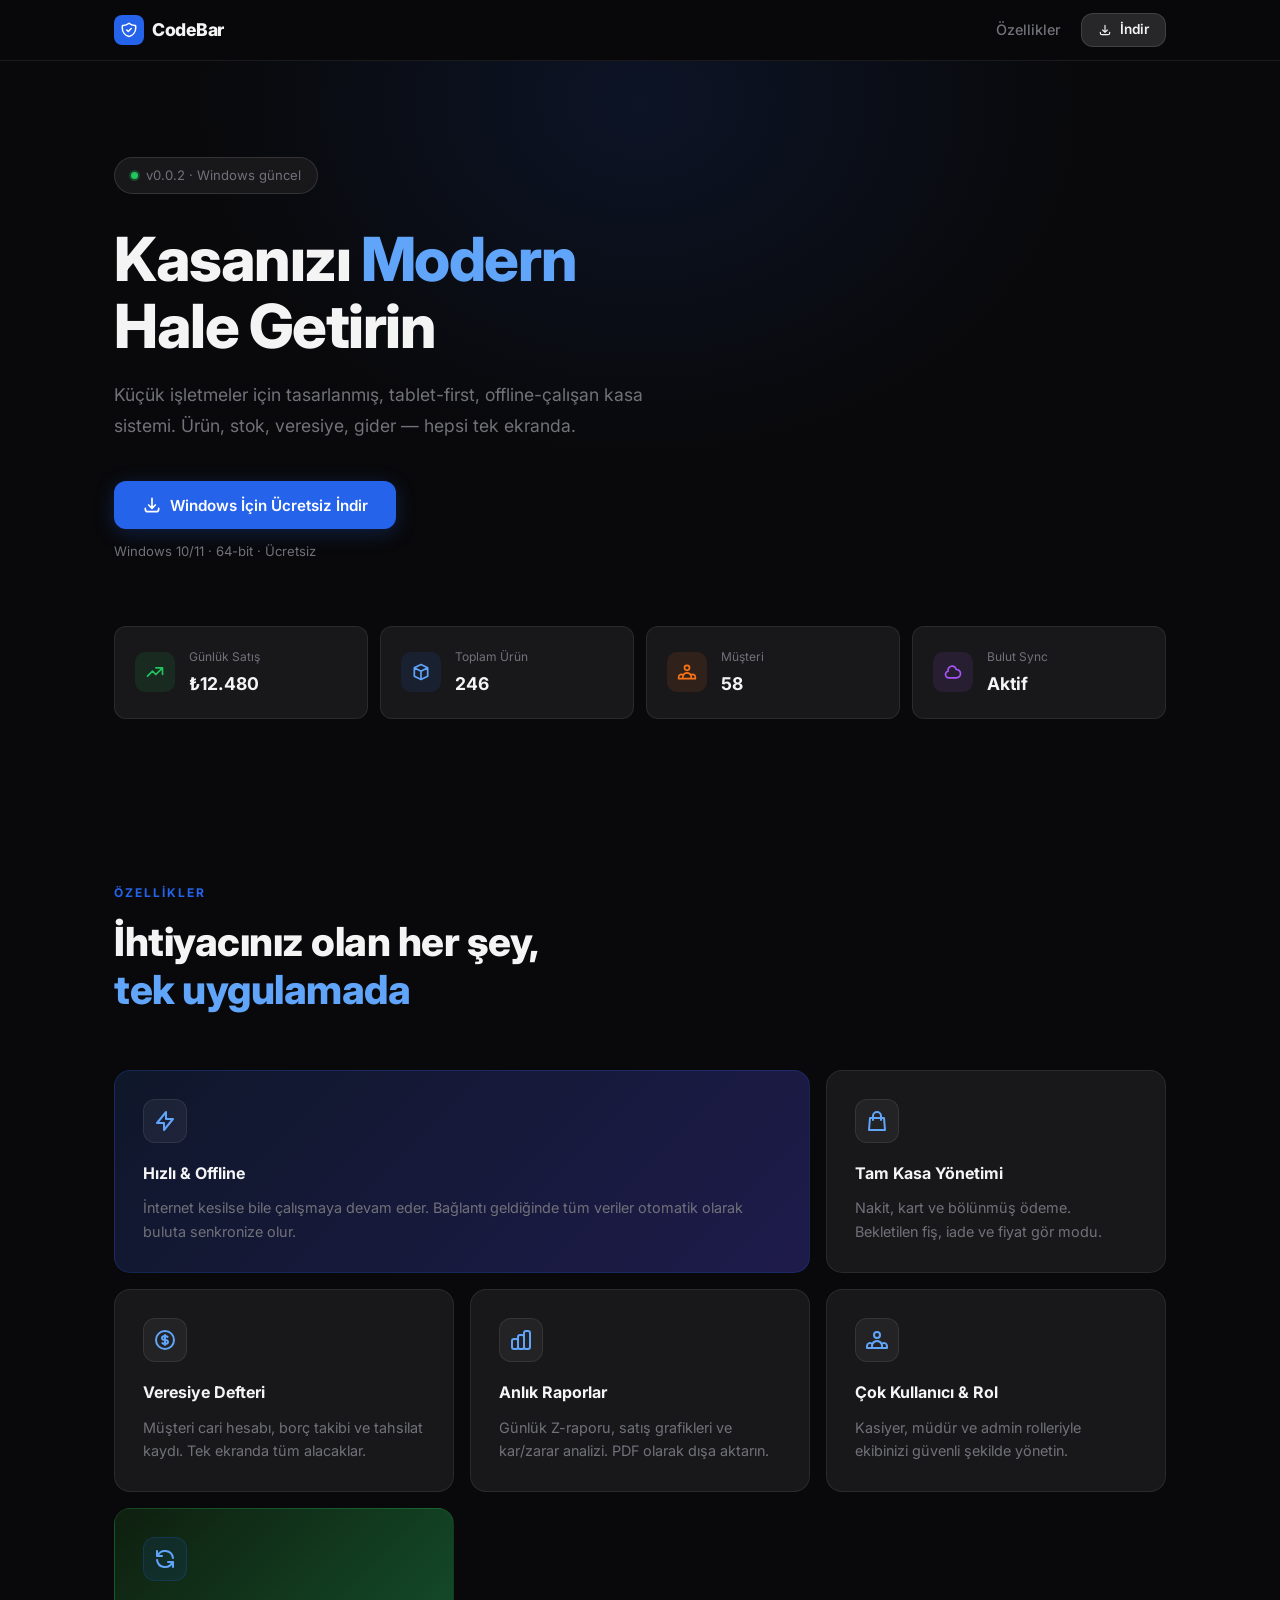
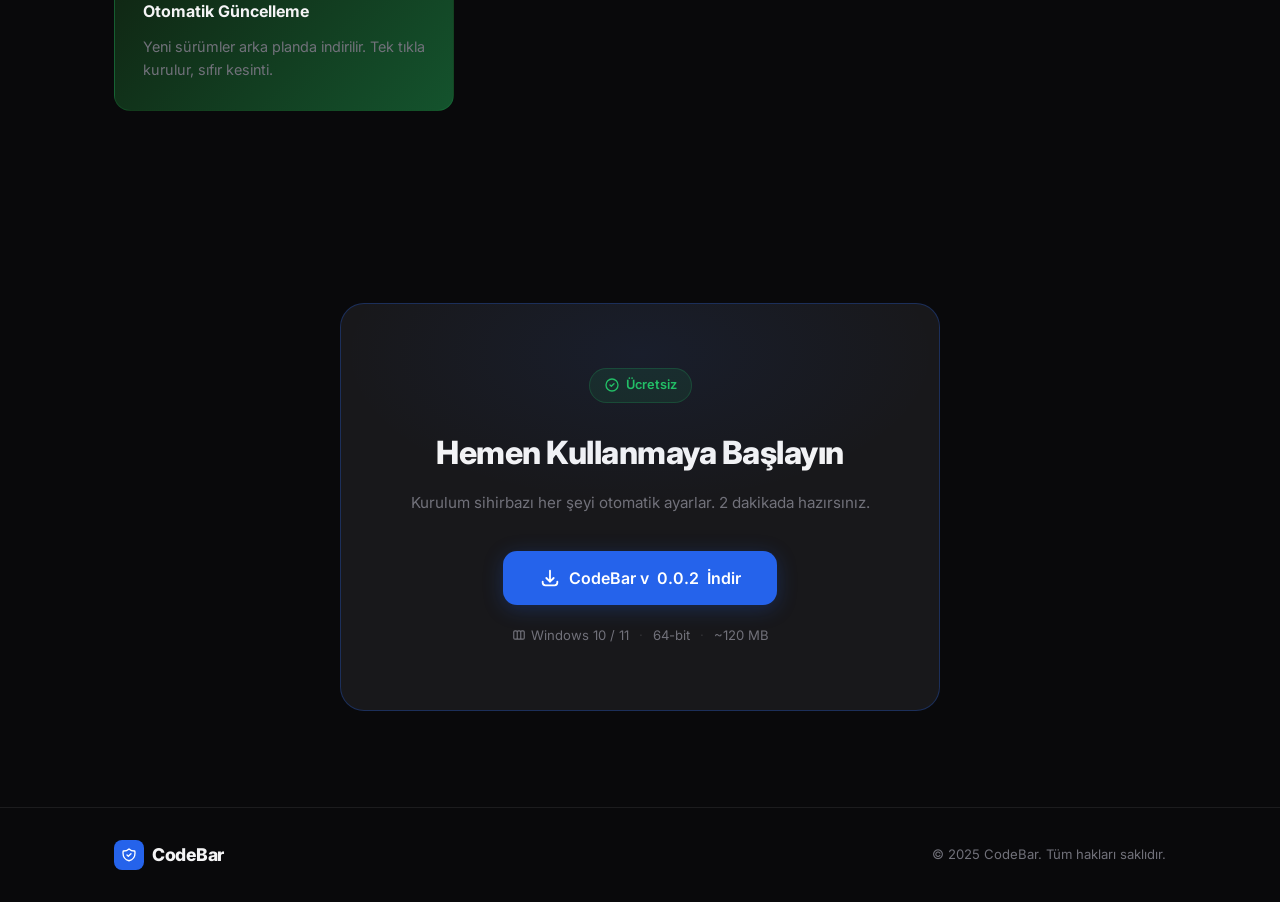
<file: index.html>
<!DOCTYPE html>
<html lang="tr">
<head>
  <meta charset="UTF-8" />
  <meta name="viewport" content="width=device-width, initial-scale=1.0" />
  <title>CodeBar — Modern Kasa Sistemi</title>
  <meta name="description" content="Küçük ve orta işletmeler için hızlı, güvenli ve offline-first satış noktası uygulaması. Windows için ücretsiz indirin." />
  <meta property="og:title" content="CodeBar — Modern Kasa Sistemi" />
  <meta property="og:description" content="Tablet-first, offline-çalışan, bulut senkronizasyonlu kasa sistemi." />
  <link rel="preconnect" href="https://fonts.googleapis.com" />
  <link href="https://fonts.googleapis.com/css2?family=Inter:wght@400;500;600;700;800&display=swap" rel="stylesheet" />
  <link rel="stylesheet" href="style.css" />
</head>
<body>

  <!-- NAV -->
  <nav class="nav">
    <div class="container nav-inner">
      <a href="/" class="logo">
        <div class="logo-icon">
          <svg width="18" height="18" fill="none" stroke="currentColor" viewBox="0 0 24 24">
            <path stroke-linecap="round" stroke-linejoin="round" stroke-width="2" d="M9 12l2 2 4-4m5.618-4.016A11.955 11.955 0 0112 2.944a11.955 11.955 0 01-8.618 3.04A12.02 12.02 0 003 9c0 5.591 3.824 10.29 9 11.622 5.176-1.332 9-6.03 9-11.622 0-1.042-.133-2.052-.382-3.016z"/>
          </svg>
        </div>
        CodeBar
      </a>
      <div class="nav-links">
        <a href="#ozellikler" class="nav-link">Özellikler</a>
        <a href="#indir" class="btn btn-sm">
          <svg width="14" height="14" fill="none" stroke="currentColor" viewBox="0 0 24 24">
            <path stroke-linecap="round" stroke-linejoin="round" stroke-width="2" d="M4 16v1a3 3 0 003 3h10a3 3 0 003-3v-1m-4-4l-4 4m0 0l-4-4m4 4V4"/>
          </svg>
          İndir
        </a>
      </div>
    </div>
  </nav>

  <!-- HERO -->
  <section class="hero">
    <div class="container hero-inner">
      <div class="hero-badge">
        <span class="badge-dot"></span>
        <span>v<span id="latest-version">0.0.2</span> · Windows güncel</span>
      </div>

      <h1>Kasanızı <span class="accent">Modern</span><br>Hale Getirin</h1>

      <p class="hero-sub">
        Küçük işletmeler için tasarlanmış, tablet-first, offline-çalışan kasa sistemi.
        Ürün, stok, veresiye, gider — hepsi tek ekranda.
      </p>

      <div class="hero-actions">
        <a id="download-btn" href="#" class="btn btn-primary" download>
          <svg width="20" height="20" fill="none" stroke="currentColor" viewBox="0 0 24 24">
            <path stroke-linecap="round" stroke-linejoin="round" stroke-width="2" d="M4 16v1a3 3 0 003 3h10a3 3 0 003-3v-1m-4-4l-4 4m0 0l-4-4m4 4V4"/>
          </svg>
          Windows İçin Ücretsiz İndir
        </a>
        <p class="hero-hint">Windows 10/11 · 64-bit · Ücretsiz</p>
      </div>

      <!-- App Mockup / Stats -->
      <div class="hero-stats">
        <div class="stat-card">
          <div class="stat-icon stat-icon-green">
            <svg width="20" height="20" fill="none" stroke="currentColor" viewBox="0 0 24 24">
              <path stroke-linecap="round" stroke-linejoin="round" stroke-width="2" d="M13 7h8m0 0v8m0-8l-8 8-4-4-6 6"/>
            </svg>
          </div>
          <div>
            <div class="stat-label">Günlük Satış</div>
            <div class="stat-value">₺12.480</div>
          </div>
        </div>
        <div class="stat-card">
          <div class="stat-icon stat-icon-blue">
            <svg width="20" height="20" fill="none" stroke="currentColor" viewBox="0 0 24 24">
              <path stroke-linecap="round" stroke-linejoin="round" stroke-width="2" d="M20 7l-8-4-8 4m16 0l-8 4m8-4v10l-8 4m0-10L4 7m8 4v10M4 7v10l8 4"/>
            </svg>
          </div>
          <div>
            <div class="stat-label">Toplam Ürün</div>
            <div class="stat-value">246</div>
          </div>
        </div>
        <div class="stat-card">
          <div class="stat-icon stat-icon-orange">
            <svg width="20" height="20" fill="none" stroke="currentColor" viewBox="0 0 24 24">
              <path stroke-linecap="round" stroke-linejoin="round" stroke-width="2" d="M17 20h5v-2a3 3 0 00-5.356-1.857M17 20H7m10 0v-2c0-.656-.126-1.283-.356-1.857M7 20H2v-2a3 3 0 015.356-1.857M7 20v-2c0-.656.126-1.283.356-1.857m0 0a5.002 5.002 0 019.288 0M15 7a3 3 0 11-6 0 3 3 0 016 0z"/>
            </svg>
          </div>
          <div>
            <div class="stat-label">Müşteri</div>
            <div class="stat-value">58</div>
          </div>
        </div>
        <div class="stat-card">
          <div class="stat-icon stat-icon-purple">
            <svg width="20" height="20" fill="none" stroke="currentColor" viewBox="0 0 24 24">
              <path stroke-linecap="round" stroke-linejoin="round" stroke-width="2" d="M3 15a4 4 0 004 4h9a5 5 0 10-.1-9.999 5.002 5.002 0 10-9.78 2.096A4.001 4.001 0 003 15z"/>
            </svg>
          </div>
          <div>
            <div class="stat-label">Bulut Sync</div>
            <div class="stat-value">Aktif</div>
          </div>
        </div>
      </div>
    </div>
  </section>

  <!-- FEATURES -->
  <section class="features" id="ozellikler">
    <div class="container">
      <div class="section-header">
        <div class="section-tag">Özellikler</div>
        <h2 class="section-title">İhtiyacınız olan her şey,<br><span class="accent">tek uygulamada</span></h2>
      </div>

      <div class="features-grid">
        <div class="feature-card feature-card-large">
          <div class="feature-icon-box">
            <svg width="24" height="24" fill="none" stroke="currentColor" viewBox="0 0 24 24">
              <path stroke-linecap="round" stroke-linejoin="round" stroke-width="2" d="M13 10V3L4 14h7v7l9-11h-7z"/>
            </svg>
          </div>
          <h3>Hızlı &amp; Offline</h3>
          <p>İnternet kesilse bile çalışmaya devam eder. Bağlantı geldiğinde tüm veriler otomatik olarak buluta senkronize olur.</p>
        </div>

        <div class="feature-card">
          <div class="feature-icon-box">
            <svg width="24" height="24" fill="none" stroke="currentColor" viewBox="0 0 24 24">
              <path stroke-linecap="round" stroke-linejoin="round" stroke-width="2" d="M16 11V7a4 4 0 00-8 0v4M5 9h14l1 12H4L5 9z"/>
            </svg>
          </div>
          <h3>Tam Kasa Yönetimi</h3>
          <p>Nakit, kart ve bölünmüş ödeme. Bekletilen fiş, iade ve fiyat gör modu.</p>
        </div>

        <div class="feature-card">
          <div class="feature-icon-box">
            <svg width="24" height="24" fill="none" stroke="currentColor" viewBox="0 0 24 24">
              <path stroke-linecap="round" stroke-linejoin="round" stroke-width="2" d="M12 8c-1.657 0-3 .895-3 2s1.343 2 3 2 3 .895 3 2-1.343 2-3 2m0-8c1.11 0 2.08.402 2.599 1M12 8V7m0 1v8m0 0v1m0-1c-1.11 0-2.08-.402-2.599-1M21 12a9 9 0 11-18 0 9 9 0 0118 0z"/>
            </svg>
          </div>
          <h3>Veresiye Defteri</h3>
          <p>Müşteri cari hesabı, borç takibi ve tahsilat kaydı. Tek ekranda tüm alacaklar.</p>
        </div>

        <div class="feature-card">
          <div class="feature-icon-box">
            <svg width="24" height="24" fill="none" stroke="currentColor" viewBox="0 0 24 24">
              <path stroke-linecap="round" stroke-linejoin="round" stroke-width="2" d="M9 19v-6a2 2 0 00-2-2H5a2 2 0 00-2 2v6a2 2 0 002 2h2a2 2 0 002-2zm0 0V9a2 2 0 012-2h2a2 2 0 012 2v10m-6 0a2 2 0 002 2h2a2 2 0 002-2m0 0V5a2 2 0 012-2h2a2 2 0 012 2v14a2 2 0 01-2 2h-2a2 2 0 01-2-2z"/>
            </svg>
          </div>
          <h3>Anlık Raporlar</h3>
          <p>Günlük Z-raporu, satış grafikleri ve kar/zarar analizi. PDF olarak dışa aktarın.</p>
        </div>

        <div class="feature-card">
          <div class="feature-icon-box">
            <svg width="24" height="24" fill="none" stroke="currentColor" viewBox="0 0 24 24">
              <path stroke-linecap="round" stroke-linejoin="round" stroke-width="2" d="M17 20h5v-2a3 3 0 00-5.356-1.857M17 20H7m10 0v-2c0-.656-.126-1.283-.356-1.857M7 20H2v-2a3 3 0 015.356-1.857M7 20v-2c0-.656.126-1.283.356-1.857m0 0a5.002 5.002 0 019.288 0M15 7a3 3 0 11-6 0 3 3 0 016 0z"/>
            </svg>
          </div>
          <h3>Çok Kullanıcı &amp; Rol</h3>
          <p>Kasiyer, müdür ve admin rolleriyle ekibinizi güvenli şekilde yönetin.</p>
        </div>

        <div class="feature-card feature-card-highlight">
          <div class="feature-icon-box feature-icon-primary">
            <svg width="24" height="24" fill="none" stroke="currentColor" viewBox="0 0 24 24">
              <path stroke-linecap="round" stroke-linejoin="round" stroke-width="2" d="M4 4v5h.582m15.356 2A8.001 8.001 0 004.582 9m0 0H9m11 11v-5h-.581m0 0a8.003 8.003 0 01-15.357-2m15.357 2H15"/>
            </svg>
          </div>
          <h3>Otomatik Güncelleme</h3>
          <p>Yeni sürümler arka planda indirilir. Tek tıkla kurulur, sıfır kesinti.</p>
        </div>
      </div>
    </div>
  </section>

  <!-- DOWNLOAD CTA -->
  <section class="download-section" id="indir">
    <div class="container">
      <div class="download-card">
        <div class="download-badge">
          <svg width="16" height="16" fill="none" stroke="currentColor" viewBox="0 0 24 24">
            <path stroke-linecap="round" stroke-linejoin="round" stroke-width="2" d="M9 12l2 2 4-4m6 2a9 9 0 11-18 0 9 9 0 0118 0z"/>
          </svg>
          Ücretsiz
        </div>
        <h2>Hemen Kullanmaya Başlayın</h2>
        <p>Kurulum sihirbazı her şeyi otomatik ayarlar. 2 dakikada hazırsınız.</p>
        <a id="download-btn-2" href="#" class="btn btn-primary btn-lg" download>
          <svg width="22" height="22" fill="none" stroke="currentColor" viewBox="0 0 24 24">
            <path stroke-linecap="round" stroke-linejoin="round" stroke-width="2" d="M4 16v1a3 3 0 003 3h10a3 3 0 003-3v-1m-4-4l-4 4m0 0l-4-4m4 4V4"/>
          </svg>
          CodeBar v<span class="dl-version">0.0.2</span> İndir
        </a>
        <div class="system-req">
          <span>
            <svg width="14" height="14" fill="none" stroke="currentColor" viewBox="0 0 24 24">
              <path stroke-linecap="round" stroke-linejoin="round" stroke-width="2" d="M9 17V7m0 10a2 2 0 01-2 2H5a2 2 0 01-2-2V7a2 2 0 012-2h2a2 2 0 012 2m0 10a2 2 0 002 2h2a2 2 0 002-2M9 7a2 2 0 012-2h2a2 2 0 012 2m0 10V7m0 10a2 2 0 002 2h2a2 2 0 002-2V7a2 2 0 00-2-2h-2a2 2 0 00-2 2"/>
            </svg>
            Windows 10 / 11
          </span>
          <span class="req-dot">·</span>
          <span>64-bit</span>
          <span class="req-dot">·</span>
          <span>~120 MB</span>
        </div>
      </div>
    </div>
  </section>

  <!-- FOOTER -->
  <footer class="footer">
    <div class="container footer-inner">
      <a href="/" class="logo">
        <div class="logo-icon">
          <svg width="16" height="16" fill="none" stroke="currentColor" viewBox="0 0 24 24">
            <path stroke-linecap="round" stroke-linejoin="round" stroke-width="2" d="M9 12l2 2 4-4m5.618-4.016A11.955 11.955 0 0112 2.944a11.955 11.955 0 01-8.618 3.04A12.02 12.02 0 003 9c0 5.591 3.824 10.29 9 11.622 5.176-1.332 9-6.03 9-11.622 0-1.042-.133-2.052-.382-3.016z"/>
          </svg>
        </div>
        CodeBar
      </a>
      <p class="footer-copy">© 2025 CodeBar. Tüm hakları saklıdır.</p>
    </div>
  </footer>

  <script src="app.js"></script>
</body>
</html>
</file>
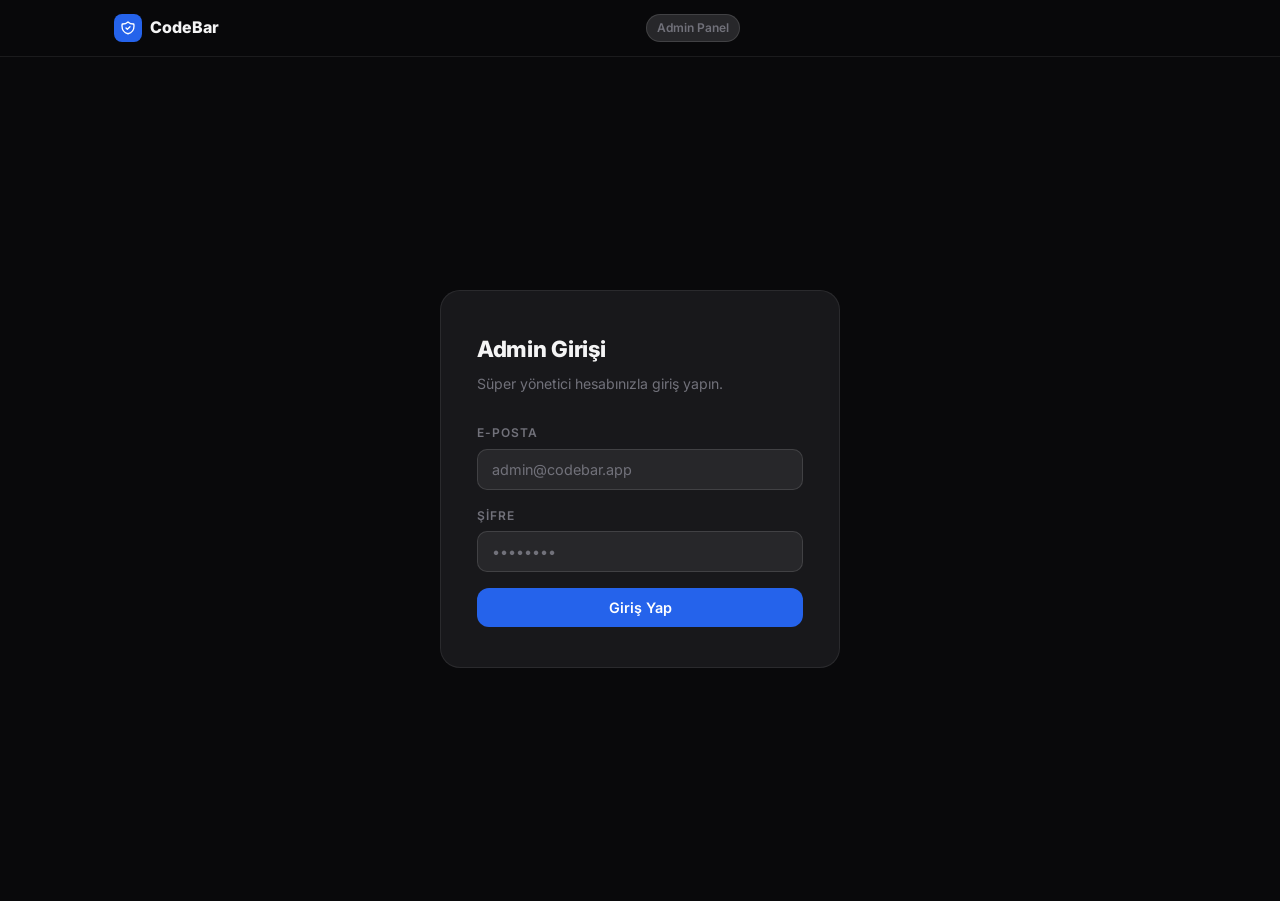
<file: admin/index.html>
<!DOCTYPE html>
<html lang="tr">
<head>
  <meta charset="UTF-8" />
  <meta name="viewport" content="width=device-width, initial-scale=1.0" />
  <title>CodeBar — Admin Panel</title>
  <link rel="preconnect" href="https://fonts.googleapis.com" />
  <link href="https://fonts.googleapis.com/css2?family=Inter:wght@400;500;600;700;800&display=swap" rel="stylesheet" />
  <style>
    *, *::before, *::after { box-sizing: border-box; margin: 0; padding: 0; }

    :root {
      --bg:            #09090b;
      --bg-card:       #18181b;
      --bg-card2:      #27272a;
      --border:        rgba(255,255,255,0.08);
      --border-strong: rgba(255,255,255,0.12);
      --primary:       #2563eb;
      --primary-hover: #1d4ed8;
      --text:          #f4f4f5;
      --muted:         #71717a;
      --success:       #22c55e;
      --error:         #ef4444;
      --warning:       #f59e0b;
      --radius:        12px;
    }

    html { scroll-behavior: smooth; }

    body {
      font-family: 'Inter', -apple-system, BlinkMacSystemFont, sans-serif;
      background: var(--bg);
      color: var(--text);
      line-height: 1.6;
      -webkit-font-smoothing: antialiased;
      min-height: 100vh;
    }

    /* ── NAV ── */
    .nav {
      position: sticky; top: 0; z-index: 50;
      backdrop-filter: blur(16px);
      background: rgba(9,9,11,.9);
      border-bottom: 1px solid var(--border);
    }
    .nav-inner {
      max-width: 1100px; margin: 0 auto; padding: 0 24px;
      height: 56px;
      display: flex; align-items: center; justify-content: space-between;
    }
    .logo {
      display: flex; align-items: center; gap: 8px;
      font-weight: 800; font-size: 1rem; color: var(--text);
      text-decoration: none;
    }
    .logo-icon {
      width: 28px; height: 28px; border-radius: 8px;
      background: var(--primary);
      display: flex; align-items: center; justify-content: center;
      color: #fff; flex-shrink: 0;
    }
    .nav-badge {
      font-size: .75rem; font-weight: 600; color: var(--muted);
      background: var(--bg-card2); border: 1px solid var(--border-strong);
      padding: 3px 10px; border-radius: 100px;
    }
    .nav-right { display: flex; align-items: center; gap: 12px; }
    #user-info { font-size: .82rem; color: var(--muted); }
    .btn-logout {
      font-size: .82rem; font-weight: 500; cursor: pointer;
      background: none; border: 1px solid var(--border-strong);
      color: var(--muted); padding: 5px 12px; border-radius: 8px;
      transition: all .15s; font-family: inherit;
    }
    .btn-logout:hover { color: var(--text); border-color: var(--border-strong); background: var(--bg-card2); }

    /* ── MAIN ── */
    .container { max-width: 1100px; margin: 0 auto; padding: 0 24px; }

    /* ── LOGIN ── */
    #login-screen {
      display: flex; align-items: center; justify-content: center;
      min-height: calc(100vh - 56px);
    }
    .login-card {
      width: 100%; max-width: 400px;
      background: var(--bg-card);
      border: 1px solid var(--border);
      border-radius: 20px;
      padding: 40px 36px;
    }
    .login-card h2 {
      font-size: 1.4rem; font-weight: 800;
      letter-spacing: -.3px; margin-bottom: 6px;
    }
    .login-card p { font-size: .88rem; color: var(--muted); margin-bottom: 28px; }

    /* ── FORM ELEMENTS ── */
    label {
      display: block; font-size: .75rem; font-weight: 600;
      color: var(--muted); text-transform: uppercase; letter-spacing: .08em;
      margin-bottom: 6px;
    }
    input, select {
      width: 100%; padding: 11px 14px;
      background: var(--bg-card2); border: 1px solid var(--border-strong);
      border-radius: 10px; color: var(--text);
      font-family: inherit; font-size: .9rem;
      outline: none; transition: border-color .15s;
    }
    input:focus, select:focus { border-color: var(--primary); }
    input::placeholder { color: var(--muted); }
    .field { margin-bottom: 16px; }

    /* ── BUTTONS ── */
    .btn {
      display: inline-flex; align-items: center; gap: 6px;
      font-family: inherit; font-weight: 600; cursor: pointer;
      border: none; border-radius: var(--radius);
      transition: background .15s, transform .1s; white-space: nowrap;
    }
    .btn:active { transform: scale(.97); }
    .btn-primary {
      background: var(--primary); color: #fff;
      padding: 11px 20px; font-size: .9rem;
    }
    .btn-primary:hover { background: var(--primary-hover); }
    .btn-primary:disabled { opacity: .5; cursor: not-allowed; transform: none; }
    .btn-sm {
      padding: 7px 14px; font-size: .8rem;
      background: var(--bg-card2); color: var(--text);
      border: 1px solid var(--border-strong);
    }
    .btn-sm:hover { background: var(--border); }
    .btn-success {
      background: rgba(34,197,94,.15); color: var(--success);
      border: 1px solid rgba(34,197,94,.25);
      padding: 7px 14px; font-size: .8rem;
    }
    .btn-success:hover { background: rgba(34,197,94,.22); }
    .btn-full { width: 100%; justify-content: center; }

    /* ── ALERTS ── */
    .alert {
      padding: 10px 14px; border-radius: 10px;
      font-size: .85rem; margin-bottom: 16px;
      display: none;
    }
    .alert.show { display: block; }
    .alert-error { background: rgba(239,68,68,.1); border: 1px solid rgba(239,68,68,.25); color: #fca5a5; }
    .alert-success { background: rgba(34,197,94,.1); border: 1px solid rgba(34,197,94,.25); color: #86efac; }
    .alert-info { background: rgba(37,99,235,.1); border: 1px solid rgba(37,99,235,.25); color: #93c5fd; }

    /* ── DASHBOARD ── */
    #dashboard { display: none; padding: 32px 0 64px; }

    .page-header {
      display: flex; align-items: center; justify-content: space-between;
      margin-bottom: 28px;
    }
    .page-header h1 { font-size: 1.5rem; font-weight: 800; letter-spacing: -.3px; }
    .page-header p { font-size: .85rem; color: var(--muted); margin-top: 3px; }

    /* ── STATS ── */
    .stats-row {
      display: grid; grid-template-columns: repeat(3, 1fr);
      gap: 12px; margin-bottom: 28px;
    }
    .stat-card {
      background: var(--bg-card); border: 1px solid var(--border);
      border-radius: var(--radius); padding: 20px 22px;
    }
    .stat-label { font-size: .75rem; color: var(--muted); margin-bottom: 4px; }
    .stat-value { font-size: 1.6rem; font-weight: 800; }

    /* ── TABLE ── */
    .table-card {
      background: var(--bg-card); border: 1px solid var(--border);
      border-radius: 16px; overflow: hidden;
    }
    .table-card-header {
      padding: 18px 22px;
      border-bottom: 1px solid var(--border);
      display: flex; align-items: center; justify-content: space-between;
    }
    .table-card-header h2 { font-size: 1rem; font-weight: 700; }
    table { width: 100%; border-collapse: collapse; }
    th {
      text-align: left; padding: 10px 22px;
      font-size: .72rem; font-weight: 600; color: var(--muted);
      text-transform: uppercase; letter-spacing: .07em;
      border-bottom: 1px solid var(--border);
      background: rgba(255,255,255,.02);
    }
    td {
      padding: 13px 22px;
      font-size: .88rem;
      border-bottom: 1px solid var(--border);
      vertical-align: middle;
    }
    tr:last-child td { border-bottom: none; }
    tr:hover td { background: rgba(255,255,255,.02); }
    .td-muted { color: var(--muted); font-size: .8rem; }
    .actions-cell { display: flex; gap: 6px; }

    /* ── MODAL ── */
    .modal-overlay {
      display: none; position: fixed; inset: 0; z-index: 100;
      background: rgba(0,0,0,.7); backdrop-filter: blur(4px);
      align-items: center; justify-content: center; padding: 20px;
    }
    .modal-overlay.open { display: flex; }
    .modal {
      background: var(--bg-card); border: 1px solid var(--border-strong);
      border-radius: 20px; padding: 32px;
      width: 100%; max-width: 480px;
      max-height: 90vh; overflow-y: auto;
    }
    .modal h2 { font-size: 1.2rem; font-weight: 800; margin-bottom: 6px; }
    .modal p { font-size: .85rem; color: var(--muted); margin-bottom: 24px; }
    .modal-footer {
      display: flex; gap: 10px; justify-content: flex-end;
      margin-top: 24px; padding-top: 20px;
      border-top: 1px solid var(--border);
    }

    /* ── CLAIM TOKEN ── */
    .token-box {
      background: var(--bg-card2); border: 1px solid var(--border-strong);
      border-radius: 10px; padding: 14px 16px;
      font-family: 'Courier New', monospace; font-size: .82rem;
      word-break: break-all; color: #93c5fd;
      margin-bottom: 10px;
    }
    .token-actions { display: flex; gap: 8px; }

    /* ── EMPTY ── */
    .empty-state {
      text-align: center; padding: 48px 24px;
      color: var(--muted); font-size: .9rem;
    }

    /* ── SPINNER ── */
    .spinner {
      width: 16px; height: 16px; border-radius: 50%;
      border: 2px solid rgba(255,255,255,.2);
      border-top-color: #fff;
      animation: spin .6s linear infinite;
      display: inline-block;
    }
    @keyframes spin { to { transform: rotate(360deg); } }

    @media (max-width: 640px) {
      .stats-row { grid-template-columns: 1fr 1fr; }
      .login-card { padding: 28px 20px; }
      th:nth-child(3), td:nth-child(3),
      th:nth-child(4), td:nth-child(4) { display: none; }
    }
  </style>
</head>
<body>

<!-- NAV -->
<nav class="nav">
  <div class="nav-inner">
    <a href="/" class="logo">
      <div class="logo-icon">
        <svg width="16" height="16" fill="none" stroke="currentColor" viewBox="0 0 24 24">
          <path stroke-linecap="round" stroke-linejoin="round" stroke-width="2" d="M9 12l2 2 4-4m5.618-4.016A11.955 11.955 0 0112 2.944a11.955 11.955 0 01-8.618 3.04A12.02 12.02 0 003 9c0 5.591 3.824 10.29 9 11.622 5.176-1.332 9-6.03 9-11.622 0-1.042-.133-2.052-.382-3.016z"/>
        </svg>
      </div>
      CodeBar
    </a>
    <span class="nav-badge">Admin Panel</span>
    <div class="nav-right">
      <span id="user-info"></span>
      <button class="btn-logout" id="btn-logout" style="display:none" onclick="logout()">Çıkış Yap</button>
    </div>
  </div>
</nav>

<!-- LOGIN -->
<div id="login-screen">
  <div class="login-card">
    <h2>Admin Girişi</h2>
    <p>Süper yönetici hesabınızla giriş yapın.</p>

    <div id="login-alert" class="alert alert-error"></div>

    <form id="login-form" onsubmit="handleLogin(event)">
      <div class="field">
        <label>E-posta</label>
        <input type="email" id="login-email" placeholder="admin@codebar.app" autocomplete="email" required />
      </div>
      <div class="field">
        <label>Şifre</label>
        <input type="password" id="login-password" placeholder="••••••••" autocomplete="current-password" required />
      </div>
      <button type="submit" class="btn btn-primary btn-full" id="login-btn">
        Giriş Yap
      </button>
    </form>
  </div>
</div>

<!-- DASHBOARD -->
<div id="dashboard">
  <div class="container">

    <div class="page-header">
      <div>
        <h1>Mağazalar</h1>
        <p>Tüm mağazaları yönetin, claim token üretin.</p>
      </div>
      <button class="btn btn-primary" onclick="openCreateModal()">
        <svg width="16" height="16" fill="none" stroke="currentColor" viewBox="0 0 24 24">
          <path stroke-linecap="round" stroke-linejoin="round" stroke-width="2" d="M12 4v16m8-8H4"/>
        </svg>
        Mağaza Ekle
      </button>
    </div>

    <div class="stats-row">
      <div class="stat-card">
        <div class="stat-label">Toplam Mağaza</div>
        <div class="stat-value" id="stat-stores">—</div>
      </div>
      <div class="stat-card">
        <div class="stat-label">Bu Ay Eklenen</div>
        <div class="stat-value" id="stat-new">—</div>
      </div>
      <div class="stat-card">
        <div class="stat-label">Aktif Abonelik</div>
        <div class="stat-value" id="stat-active">—</div>
      </div>
    </div>

    <div id="dash-alert" class="alert alert-error"></div>

    <div class="table-card">
      <div class="table-card-header">
        <h2>Mağaza Listesi</h2>
        <button class="btn btn-sm" onclick="loadStores()">
          <svg width="14" height="14" fill="none" stroke="currentColor" viewBox="0 0 24 24">
            <path stroke-linecap="round" stroke-linejoin="round" stroke-width="2" d="M4 4v5h.582m15.356 2A8.001 8.001 0 004.582 9m0 0H9m11 11v-5h-.581m0 0a8.003 8.003 0 01-15.357-2m15.357 2H15"/>
          </svg>
          Yenile
        </button>
      </div>
      <div id="stores-container">
        <div class="empty-state">Yükleniyor...</div>
      </div>
    </div>

  </div>
</div>

<!-- CREATE STORE MODAL -->
<div class="modal-overlay" id="create-modal">
  <div class="modal">
    <h2>Yeni Mağaza Oluştur</h2>
    <p>Mağaza oluşturulduktan sonra kurulum için claim token otomatik üretilecek.</p>

    <div id="create-alert" class="alert alert-error"></div>

    <div class="field">
      <label>Mağaza Adı *</label>
      <input type="text" id="create-name" placeholder="Örn: Ahmet Market" />
    </div>
    <div class="field">
      <label>Adres</label>
      <input type="text" id="create-address" placeholder="İsteğe bağlı" />
    </div>
    <div class="field">
      <label>Telefon</label>
      <input type="tel" id="create-phone" placeholder="05xx xxx xx xx" />
    </div>
    <div class="field">
      <label>Vergi No</label>
      <input type="text" id="create-tax" placeholder="İsteğe bağlı" />
    </div>

    <div class="modal-footer">
      <button class="btn btn-sm" onclick="closeCreateModal()">İptal</button>
      <button class="btn btn-primary" id="create-btn" onclick="handleCreateStore()">
        Oluştur
      </button>
    </div>
  </div>
</div>

<!-- CLAIM TOKEN MODAL -->
<div class="modal-overlay" id="token-modal">
  <div class="modal">
    <h2 id="token-modal-title">Claim Token</h2>
    <p id="token-modal-desc">Bu token tek kullanımlıktır. Müşteriye güvenli bir şekilde iletin.</p>

    <div class="alert alert-info show" style="margin-bottom:12px">
      Token yalnızca bir kez gösterilir. Şimdi kopyalayın veya kaydedin.
    </div>

    <div class="token-box" id="token-display"></div>
    <div class="token-actions">
      <button class="btn btn-success" onclick="copyToken()">
        <svg width="14" height="14" fill="none" stroke="currentColor" viewBox="0 0 24 24">
          <path stroke-linecap="round" stroke-linejoin="round" stroke-width="2" d="M8 16H6a2 2 0 01-2-2V6a2 2 0 012-2h8a2 2 0 012 2v2m-6 12h8a2 2 0 002-2v-8a2 2 0 00-2-2h-8a2 2 0 00-2 2v8a2 2 0 002 2z"/>
        </svg>
        <span id="copy-btn-text">Kopyala</span>
      </button>
    </div>

    <div class="modal-footer">
      <button class="btn btn-primary" onclick="closeTokenModal()">Tamam, Kapattım</button>
    </div>
  </div>
</div>

<script>
const API = 'https://codebar-worker.codebar-bsr.workers.dev';
let token = sessionStorage.getItem('admin_token');
let currentToken = '';

// ── AUTH ──────────────────────────────────────────────────────────
async function handleLogin(e) {
  e.preventDefault();
  const btn = document.getElementById('login-btn');
  const alert = document.getElementById('login-alert');
  const email = document.getElementById('login-email').value.trim();
  const password = document.getElementById('login-password').value;

  btn.disabled = true;
  btn.innerHTML = '<span class="spinner"></span> Giriş yapılıyor...';
  hideAlert('login-alert');

  try {
    const res = await fetch(`${API}/auth/login`, {
      method: 'POST',
      headers: { 'Content-Type': 'application/json' },
      body: JSON.stringify({ email, password }),
    });
    const data = await res.json();

    if (!data.success) {
      showAlert('login-alert', data.error || 'Giriş başarısız');
      return;
    }
    if (data.user.role !== 'superadmin') {
      showAlert('login-alert', 'Bu panel yalnızca süper yöneticilere açıktır.');
      return;
    }

    token = data.token;
    sessionStorage.setItem('admin_token', token);
    showDashboard(data.user);
  } catch {
    showAlert('login-alert', 'Sunucuya bağlanılamadı. Tekrar deneyin.');
  } finally {
    btn.disabled = false;
    btn.textContent = 'Giriş Yap';
  }
}

function logout() {
  sessionStorage.removeItem('admin_token');
  token = null;
  document.getElementById('dashboard').style.display = 'none';
  document.getElementById('login-screen').style.display = 'flex';
  document.getElementById('btn-logout').style.display = 'none';
  document.getElementById('user-info').textContent = '';
}

function showDashboard(user) {
  document.getElementById('login-screen').style.display = 'none';
  document.getElementById('dashboard').style.display = 'block';
  document.getElementById('btn-logout').style.display = 'inline-flex';
  document.getElementById('user-info').textContent = user.fullName || user.username;
  loadStores();
}

// ── STORES ───────────────────────────────────────────────────────
async function loadStores() {
  const container = document.getElementById('stores-container');
  container.innerHTML = '<div class="empty-state">Yükleniyor...</div>';
  hideAlert('dash-alert');

  try {
    const res = await fetch(`${API}/admin/stores`, {
      headers: { Authorization: `Bearer ${token}` },
    });
    if (res.status === 401) { logout(); return; }
    const data = await res.json();
    if (!data.success) { showAlert('dash-alert', data.error); return; }

    const stores = data.stores || [];
    updateStats(stores);
    renderStores(stores);
  } catch {
    showAlert('dash-alert', 'Mağazalar yüklenemedi.');
    container.innerHTML = '<div class="empty-state">Yüklenemedi</div>';
  }
}

function updateStats(stores) {
  document.getElementById('stat-stores').textContent = stores.length;

  const now = new Date();
  const thisMonth = stores.filter(s => {
    if (!s.created_at) return false;
    const d = new Date(s.created_at);
    return d.getFullYear() === now.getFullYear() && d.getMonth() === now.getMonth();
  }).length;
  document.getElementById('stat-new').textContent = thisMonth;

  const active = stores.filter(s => {
    if (!s.subscription_end_date) return false;
    return new Date(s.subscription_end_date) > now;
  }).length;
  document.getElementById('stat-active').textContent = active;
}

function renderStores(stores) {
  const container = document.getElementById('stores-container');
  if (!stores.length) {
    container.innerHTML = '<div class="empty-state">Henüz mağaza yok. İlk mağazayı ekleyin.</div>';
    return;
  }

  const rows = stores.map(s => `
    <tr>
      <td>
        <div style="font-weight:600">${escHtml(s.name)}</div>
        <div class="td-muted">${escHtml(s.id.slice(0,8))}…</div>
      </td>
      <td class="td-muted">${escHtml(s.phone || '—')}</td>
      <td class="td-muted">${escHtml(s.address || '—')}</td>
      <td class="td-muted">${formatDate(s.created_at)}</td>
      <td>
        <div class="actions-cell">
          <button class="btn btn-sm" onclick="handleRegenerateToken('${escAttr(s.id)}', '${escAttr(s.name)}')">
            Token Üret
          </button>
        </div>
      </td>
    </tr>
  `).join('');

  container.innerHTML = `
    <table>
      <thead>
        <tr>
          <th>Mağaza</th>
          <th>Telefon</th>
          <th>Adres</th>
          <th>Kayıt</th>
          <th>İşlemler</th>
        </tr>
      </thead>
      <tbody>${rows}</tbody>
    </table>
  `;
}

// ── CREATE STORE ─────────────────────────────────────────────────
function openCreateModal() {
  ['create-name','create-address','create-phone','create-tax'].forEach(id => {
    document.getElementById(id).value = '';
  });
  hideAlert('create-alert');
  document.getElementById('create-modal').classList.add('open');
}

function closeCreateModal() {
  document.getElementById('create-modal').classList.remove('open');
}

async function handleCreateStore() {
  const name = document.getElementById('create-name').value.trim();
  if (!name) { showAlert('create-alert', 'Mağaza adı zorunlu'); return; }

  const btn = document.getElementById('create-btn');
  btn.disabled = true;
  btn.innerHTML = '<span class="spinner"></span> Oluşturuluyor...';
  hideAlert('create-alert');

  try {
    const res = await fetch(`${API}/admin/create-store`, {
      method: 'POST',
      headers: { 'Content-Type': 'application/json', Authorization: `Bearer ${token}` },
      body: JSON.stringify({
        name,
        address: document.getElementById('create-address').value.trim() || null,
        phone: document.getElementById('create-phone').value.trim() || null,
        taxNumber: document.getElementById('create-tax').value.trim() || null,
      }),
    });
    const data = await res.json();
    if (!data.success) { showAlert('create-alert', data.error || 'Oluşturulamadı'); return; }

    closeCreateModal();
    showTokenModal(`${name} — Claim Token`, data.claimToken);
    loadStores();
  } catch {
    showAlert('create-alert', 'Sunucu hatası. Tekrar deneyin.');
  } finally {
    btn.disabled = false;
    btn.textContent = 'Oluştur';
  }
}

// ── REGENERATE TOKEN ──────────────────────────────────────────────
async function handleRegenerateToken(storeId, storeName) {
  try {
    const res = await fetch(`${API}/admin/generate-claim`, {
      method: 'POST',
      headers: { 'Content-Type': 'application/json', Authorization: `Bearer ${token}` },
      body: JSON.stringify({ storeId }),
    });
    const data = await res.json();
    if (!data.success) { showAlert('dash-alert', data.error || 'Token üretilemedi'); return; }
    showTokenModal(`${storeName} — Yeni Claim Token`, data.claimToken);
  } catch {
    showAlert('dash-alert', 'Sunucu hatası.');
  }
}

// ── TOKEN MODAL ───────────────────────────────────────────────────
function showTokenModal(title, claimToken) {
  currentToken = claimToken;
  document.getElementById('token-modal-title').textContent = title;
  document.getElementById('token-display').textContent = claimToken;
  document.getElementById('copy-btn-text').textContent = 'Kopyala';
  document.getElementById('token-modal').classList.add('open');
}

function closeTokenModal() {
  document.getElementById('token-modal').classList.remove('open');
}

async function copyToken() {
  try {
    await navigator.clipboard.writeText(currentToken);
    document.getElementById('copy-btn-text').textContent = 'Kopyalandı!';
    setTimeout(() => { document.getElementById('copy-btn-text').textContent = 'Kopyala'; }, 2000);
  } catch {
    document.getElementById('copy-btn-text').textContent = 'Kopyalanamadı';
  }
}

// ── UTILS ─────────────────────────────────────────────────────────
function showAlert(id, msg) {
  const el = document.getElementById(id);
  el.textContent = msg;
  el.classList.add('show');
}
function hideAlert(id) {
  const el = document.getElementById(id);
  el.textContent = '';
  el.classList.remove('show');
}
function escHtml(str) {
  return String(str ?? '').replace(/&/g,'&amp;').replace(/</g,'&lt;').replace(/>/g,'&gt;');
}
function escAttr(str) {
  return String(str ?? '').replace(/'/g,"\\'");
}
function formatDate(iso) {
  if (!iso) return '—';
  return new Date(iso).toLocaleDateString('tr-TR', { day:'2-digit', month:'short', year:'numeric' });
}

// ── INIT ─────────────────────────────────────────────────────────
// Kayıtlı token varsa session kontrolü yap
(async () => {
  if (!token) return;
  try {
    const res = await fetch(`${API}/auth/session`, {
      headers: { Authorization: `Bearer ${token}` },
    });
    const data = await res.json();
    if (data.success && data.user.role === 'superadmin') {
      showDashboard(data.user);
    } else {
      sessionStorage.removeItem('admin_token');
      token = null;
    }
  } catch {
    sessionStorage.removeItem('admin_token');
    token = null;
  }
})();

// Modal dışına tıklayınca kapat
document.querySelectorAll('.modal-overlay').forEach(overlay => {
  overlay.addEventListener('click', e => {
    if (e.target === overlay) overlay.classList.remove('open');
  });
});
</script>
</body>
</html>
</file>
<file: style.css>
*, *::before, *::after { box-sizing: border-box; margin: 0; padding: 0; }

:root {
  --bg:           #09090b;
  --bg-card:      #18181b;
  --bg-card2:     #27272a;
  --border:       rgba(255,255,255,0.08);
  --border-strong: rgba(255,255,255,0.12);
  --primary:      #2563eb;
  --primary-hover:#1d4ed8;
  --primary-glow: rgba(37,99,235,0.25);
  --text:         #f4f4f5;
  --muted:        #71717a;
  --accent:       #60a5fa;
  --success:      #22c55e;
  --radius:       12px;
}

html { scroll-behavior: smooth; }

body {
  font-family: 'Inter', -apple-system, BlinkMacSystemFont, 'Segoe UI', sans-serif;
  background: var(--bg);
  color: var(--text);
  line-height: 1.6;
  -webkit-font-smoothing: antialiased;
}

/* ─── LAYOUT ─── */
.container {
  max-width: 1100px;
  margin: 0 auto;
  padding: 0 24px;
}

/* ─── NAV ─── */
.nav {
  position: sticky; top: 0; z-index: 50;
  backdrop-filter: blur(16px) saturate(180%);
  -webkit-backdrop-filter: blur(16px) saturate(180%);
  background: rgba(9,9,11,.85);
  border-bottom: 1px solid var(--border);
}
.nav-inner {
  height: 60px;
  display: flex; align-items: center; justify-content: space-between;
}
.logo {
  display: flex; align-items: center; gap: 8px;
  font-weight: 800; font-size: 1.1rem;
  color: var(--text); text-decoration: none;
  letter-spacing: -0.3px;
}
.logo-icon {
  width: 30px; height: 30px;
  background: var(--primary);
  border-radius: 8px;
  display: flex; align-items: center; justify-content: center;
  color: #fff;
  flex-shrink: 0;
}
.nav-links { display: flex; align-items: center; gap: 20px; }
.nav-link {
  font-size: 0.9rem; font-weight: 500;
  color: var(--muted); text-decoration: none;
  transition: color .15s;
}
.nav-link:hover { color: var(--text); }

/* ─── BUTTONS ─── */
.btn {
  display: inline-flex; align-items: center; gap: 8px;
  font-family: inherit; font-weight: 600;
  border: none; border-radius: var(--radius);
  cursor: pointer; text-decoration: none;
  transition: background .15s, box-shadow .15s, transform .1s;
  white-space: nowrap; line-height: 1;
}
.btn:active { transform: scale(.97); }
.btn-sm {
  padding: 9px 16px; font-size: .85rem;
  background: var(--bg-card2); color: var(--text);
  border: 1px solid var(--border-strong);
}
.btn-sm:hover { background: var(--border); }
.btn-primary {
  padding: 14px 28px; font-size: .95rem;
  background: var(--primary); color: #fff;
  box-shadow: 0 4px 20px var(--primary-glow);
}
.btn-primary:hover {
  background: var(--primary-hover);
  box-shadow: 0 6px 28px rgba(37,99,235,.35);
}
.btn-lg { padding: 16px 36px; font-size: 1rem; border-radius: 14px; }

/* ─── HERO ─── */
.hero {
  padding: 96px 0 64px;
  overflow: hidden;
  position: relative;
}
.hero::before {
  content: '';
  position: absolute;
  top: -200px; left: 50%; transform: translateX(-50%);
  width: 900px; height: 600px;
  background: radial-gradient(ellipse at 50% 40%, rgba(37,99,235,.12), transparent 70%);
  pointer-events: none;
}
.hero-inner { position: relative; z-index: 1; }
.hero-badge {
  display: inline-flex; align-items: center; gap: 8px;
  background: var(--bg-card); border: 1px solid var(--border-strong);
  padding: 7px 16px; border-radius: 100px;
  font-size: .82rem; color: var(--muted);
  margin-bottom: 32px;
}
.badge-dot {
  width: 7px; height: 7px; border-radius: 50%;
  background: var(--success);
  box-shadow: 0 0 0 2px rgba(34,197,94,.25);
  animation: pulse 2s infinite;
}
@keyframes pulse {
  0%, 100% { box-shadow: 0 0 0 2px rgba(34,197,94,.25); }
  50% { box-shadow: 0 0 0 4px rgba(34,197,94,.1); }
}
h1 {
  font-size: clamp(2.4rem, 5.5vw, 3.8rem);
  font-weight: 800; line-height: 1.1;
  letter-spacing: -1.5px;
  margin-bottom: 20px;
}
.accent { color: var(--accent); }
.hero-sub {
  font-size: 1.1rem; color: var(--muted);
  max-width: 540px; line-height: 1.75;
  margin-bottom: 40px;
}
.hero-actions {
  display: flex; flex-direction: column; align-items: flex-start; gap: 12px;
  margin-bottom: 64px;
}
.hero-hint { font-size: .82rem; color: var(--muted); }

/* Hero Stats */
.hero-stats {
  display: grid;
  grid-template-columns: repeat(4, 1fr);
  gap: 12px;
}
.stat-card {
  background: var(--bg-card);
  border: 1px solid var(--border);
  border-radius: var(--radius);
  padding: 20px;
  display: flex; align-items: center; gap: 14px;
  transition: border-color .2s;
}
.stat-card:hover { border-color: var(--border-strong); }
.stat-icon {
  width: 40px; height: 40px; border-radius: 10px;
  display: flex; align-items: center; justify-content: center;
  flex-shrink: 0;
}
.stat-icon-green  { background: rgba(34,197,94,.1);  color: #22c55e; }
.stat-icon-blue   { background: rgba(37,99,235,.1);  color: #60a5fa; }
.stat-icon-orange { background: rgba(249,115,22,.1); color: #f97316; }
.stat-icon-purple { background: rgba(168,85,247,.1); color: #a855f7; }
.stat-label { font-size: .75rem; color: var(--muted); margin-bottom: 3px; }
.stat-value { font-size: 1.1rem; font-weight: 700; color: var(--text); }

/* ─── FEATURES ─── */
.features { padding: 96px 0; }
.section-header { margin-bottom: 56px; }
.section-tag {
  display: inline-block;
  font-size: .75rem; font-weight: 700;
  letter-spacing: 2px; text-transform: uppercase;
  color: var(--primary); margin-bottom: 16px;
}
.section-title {
  font-size: clamp(1.8rem, 3.5vw, 2.5rem);
  font-weight: 800; line-height: 1.2;
  letter-spacing: -0.5px;
}
.features-grid {
  display: grid;
  grid-template-columns: repeat(3, 1fr);
  grid-template-rows: auto auto;
  gap: 16px;
}
.feature-card {
  background: var(--bg-card);
  border: 1px solid var(--border);
  border-radius: 16px;
  padding: 28px;
  transition: border-color .2s, transform .2s;
}
.feature-card:hover {
  border-color: var(--border-strong);
  transform: translateY(-2px);
}
.feature-card-large {
  grid-column: span 2;
  background: linear-gradient(135deg, #0f172a 0%, #1e1b4b 100%);
  border-color: rgba(37,99,235,.2);
}
.feature-card-large:hover { border-color: rgba(37,99,235,.4); }
.feature-card-highlight {
  background: linear-gradient(135deg, #0f1f0f 0%, #14532d 100%);
  border-color: rgba(34,197,94,.15);
}
.feature-card-highlight:hover { border-color: rgba(34,197,94,.3); }
.feature-icon-box {
  width: 44px; height: 44px; border-radius: 12px;
  background: rgba(255,255,255,.05);
  border: 1px solid var(--border);
  display: flex; align-items: center; justify-content: center;
  color: var(--accent);
  margin-bottom: 18px;
}
.feature-icon-primary { background: rgba(37,99,235,.1); border-color: rgba(37,99,235,.2); color: #60a5fa; }
.feature-card h3 { font-size: 1rem; font-weight: 700; margin-bottom: 10px; }
.feature-card p { font-size: .9rem; color: var(--muted); line-height: 1.65; }

/* ─── DOWNLOAD ─── */
.download-section { padding: 96px 0; }
.download-card {
  background: var(--bg-card);
  border: 1px solid rgba(37,99,235,.3);
  border-radius: 24px;
  padding: 64px 56px;
  text-align: center;
  max-width: 600px;
  margin: 0 auto;
  position: relative;
  overflow: hidden;
}
.download-card::before {
  content: '';
  position: absolute;
  top: -100px; left: 50%; transform: translateX(-50%);
  width: 600px; height: 300px;
  background: radial-gradient(ellipse, rgba(37,99,235,.08), transparent 70%);
  pointer-events: none;
}
.download-badge {
  display: inline-flex; align-items: center; gap: 6px;
  background: rgba(34,197,94,.1);
  border: 1px solid rgba(34,197,94,.2);
  color: #22c55e;
  padding: 6px 14px; border-radius: 100px;
  font-size: .8rem; font-weight: 600;
  margin-bottom: 24px;
}
.download-card h2 {
  font-size: 2rem; font-weight: 800;
  letter-spacing: -0.5px;
  margin-bottom: 12px;
}
.download-card p {
  color: var(--muted); font-size: .95rem;
  margin-bottom: 36px; line-height: 1.65;
}
.system-req {
  display: flex; align-items: center; justify-content: center; gap: 10px;
  margin-top: 20px; font-size: .82rem; color: var(--muted);
}
.system-req span { display: flex; align-items: center; gap: 5px; }
.req-dot { color: var(--border-strong); }

/* ─── FOOTER ─── */
.footer {
  border-top: 1px solid var(--border);
  padding: 32px 0;
}
.footer-inner {
  display: flex; align-items: center; justify-content: space-between;
  flex-wrap: wrap; gap: 12px;
}
.footer-copy { font-size: .82rem; color: var(--muted); }

/* ─── RESPONSIVE ─── */
@media (max-width: 900px) {
  .hero-stats { grid-template-columns: repeat(2, 1fr); }
  .features-grid { grid-template-columns: 1fr 1fr; }
  .feature-card-large { grid-column: span 2; }
}
@media (max-width: 640px) {
  h1 { font-size: 2.2rem; }
  .hero-stats { grid-template-columns: 1fr 1fr; gap: 8px; }
  .features-grid { grid-template-columns: 1fr; }
  .feature-card-large { grid-column: span 1; }
  .download-card { padding: 40px 24px; }
  .download-card h2 { font-size: 1.6rem; }
  .hero-actions { align-items: center; }
  .hero-sub { text-align: center; }
  .hero-badge { margin: 0 auto 32px; }
  h1 { text-align: center; }
}
</file>
